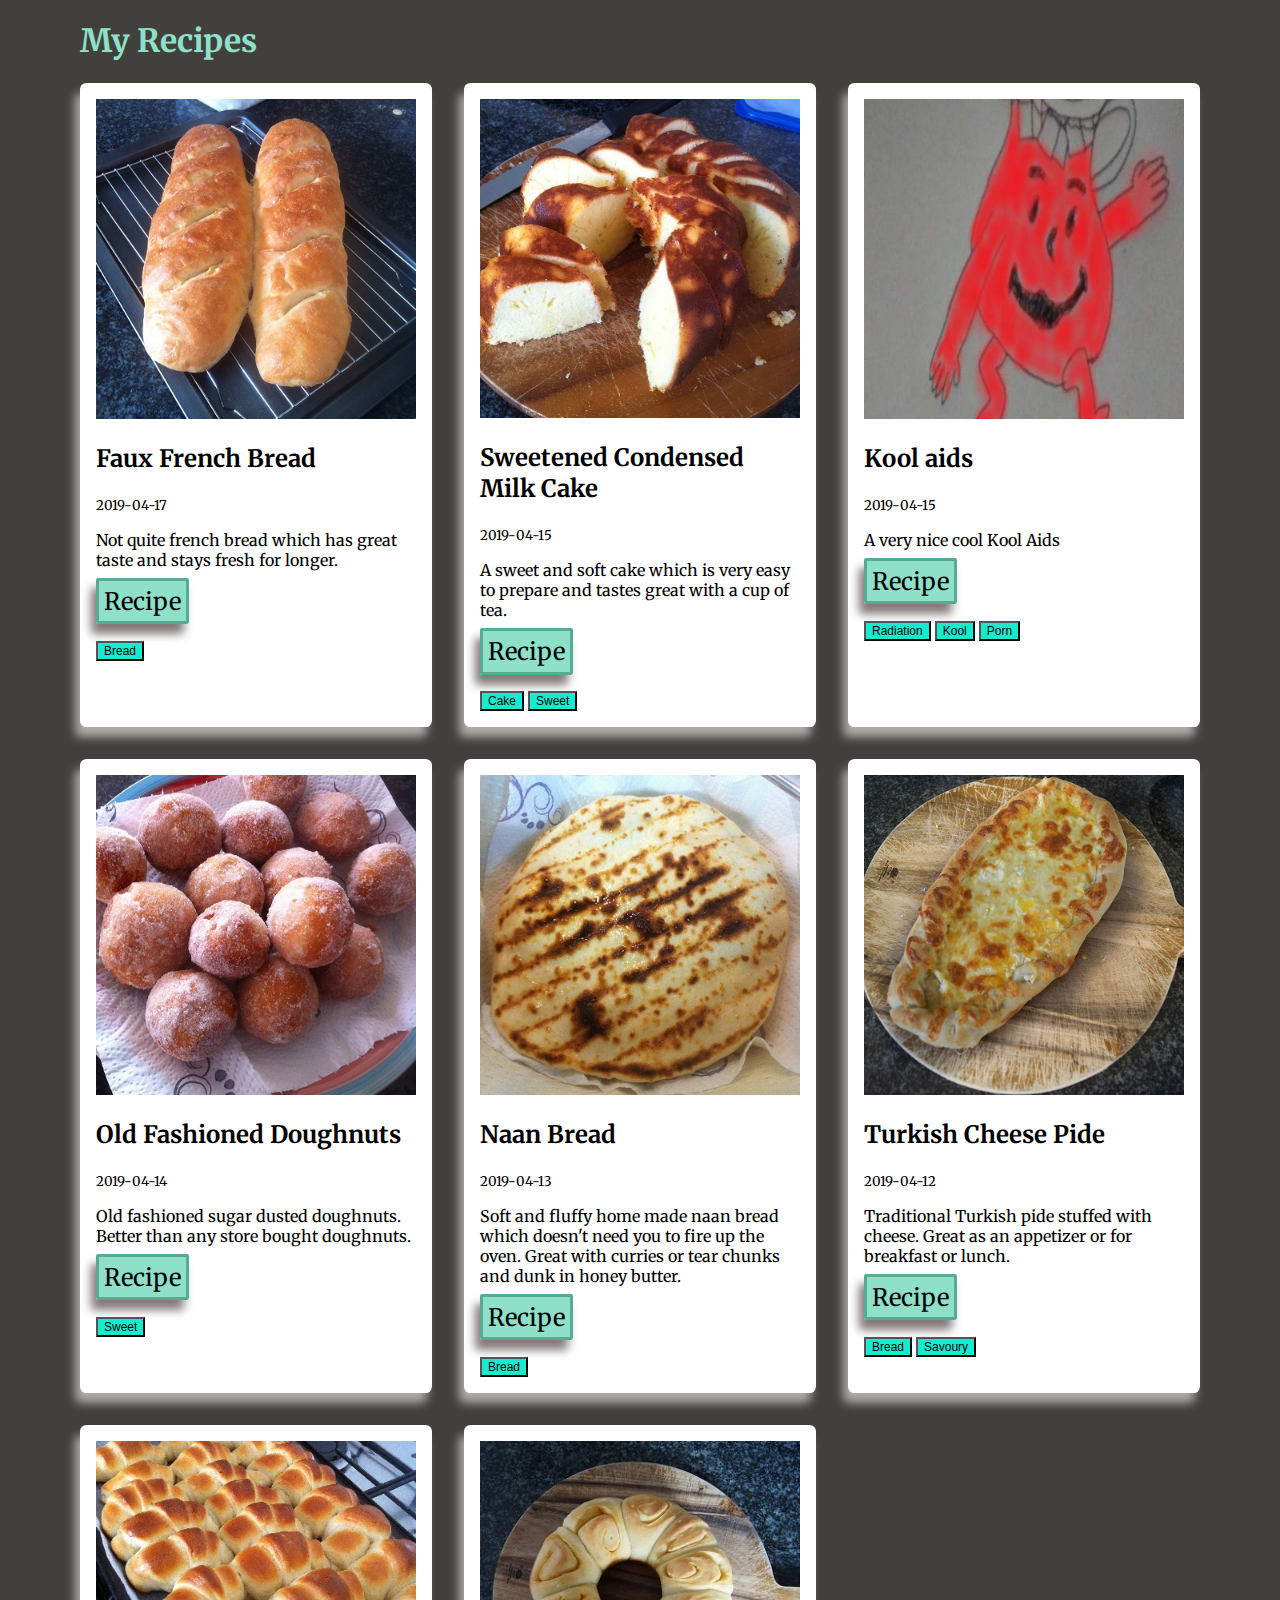
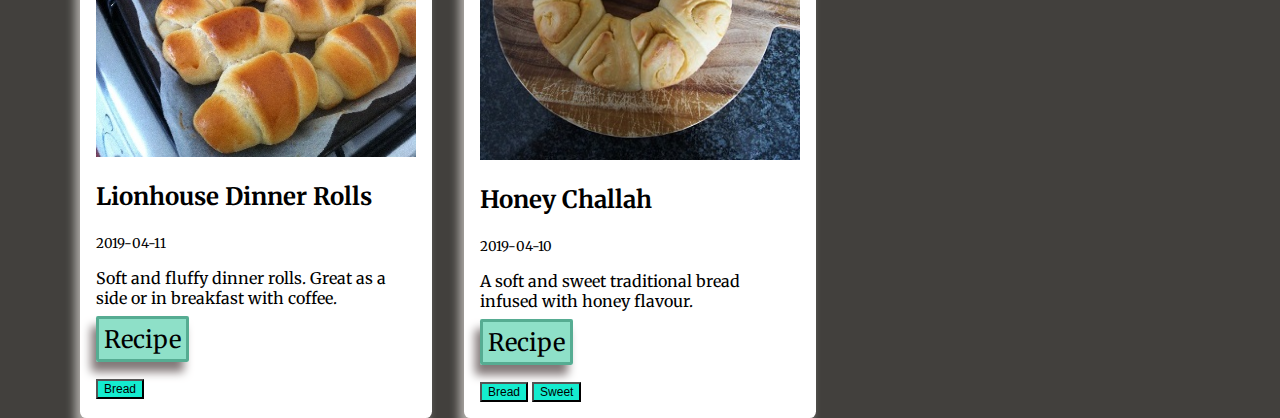
<file: my-recipes/index.html>
<!DOCTYPE html>

<html lang="en">
<head>
    <meta charset="UTF-8">
    <meta name="viewport" content="width=device-width, initial-scale=1.0">
    <meta http-equiv="X-UA-Compatible" content="ie=edge">
    <!--link rel="stylesheet" href="https://cdn.jsdelivr.net/npm/picnic@6.5.0/picnic.min.css"-->
    <link href="https://fonts.googleapis.com/css?family=Merriweather&display=swap" rel="stylesheet">
    <link rel="stylesheet" href="css/styles.min.css"> 
    <title>My Recipes</title>
</head>
<body class="container">
    <header>
        <h1 class="heading">My Recipes</h1>
    </header>
    
<div class="col-3">

    <div class="sretch">
        <article class="card">
            <header>
                <img src="img/bread.jpg">
            </header>
            <main>
                <h2>Faux French Bread</h2>
                <small>2019-04-17</small>
                <p>
                    Not quite french bread which has great taste and stays fresh for longer.
                </p>
                <a class="button" href="posts/french-bread.html">Recipe</a>
                <br>
                
                
                    <button class="shyButton mybutton">Bread</button>
                
            </main>
            
        </article>

    </div>

<!-- 
    <p>
            <h2>1: <a href="posts/french-bread.html">Faux French Bread</a> <small>2019-04-17</small></h2>
            Not quite french bread which has great taste and stays fresh for longer.
        </p> -->


    <div class="sretch">
        <article class="card">
            <header>
                <img src="img/cond-milk-cake.jpg">
            </header>
            <main>
                <h2>Sweetened Condensed Milk Cake</h2>
                <small>2019-04-15</small>
                <p>
                    A sweet and soft cake which is very easy to prepare and tastes great with a cup of tea.
                </p>
                <a class="button" href="posts/condensed-milk-cake.html">Recipe</a>
                <br>
                
                
                    <button class="shyButton mybutton">Cake</button>
                
                    <button class="shyButton mybutton"> Sweet</button>
                
            </main>
            
        </article>

    </div>

<!-- 
    <p>
            <h2>2: <a href="posts/condensed-milk-cake.html">Sweetened Condensed Milk Cake</a> <small>2019-04-15</small></h2>
            A sweet and soft cake which is very easy to prepare and tastes great with a cup of tea.
        </p> -->


    <div class="sretch">
        <article class="card">
            <header>
                <img src="img/koolaid.jpg">
            </header>
            <main>
                <h2>Kool aids</h2>
                <small>2019-04-15</small>
                <p>
                    A very nice cool Kool Aids
                </p>
                <a class="button" href="posts/kooling-cool-aids.html">Recipe</a>
                <br>
                
                
                    <button class="shyButton mybutton">Radiation</button>
                
                    <button class="shyButton mybutton"> Kool</button>
                
                    <button class="shyButton mybutton"> Porn</button>
                
            </main>
            
        </article>

    </div>

<!-- 
    <p>
            <h2>3: <a href="posts/kooling-cool-aids.html">Kool aids</a> <small>2019-04-15</small></h2>
            A very nice cool Kool Aids
        </p> -->


    <div class="sretch">
        <article class="card">
            <header>
                <img src="img/doughnuts.jpg">
            </header>
            <main>
                <h2>Old Fashioned Doughnuts</h2>
                <small>2019-04-14</small>
                <p>
                    Old fashioned sugar dusted doughnuts. Better than any store bought doughnuts.
                </p>
                <a class="button" href="posts/doughnuts.html">Recipe</a>
                <br>
                
                
                    <button class="shyButton mybutton">Sweet</button>
                
            </main>
            
        </article>

    </div>

<!-- 
    <p>
            <h2>4: <a href="posts/doughnuts.html">Old Fashioned Doughnuts</a> <small>2019-04-14</small></h2>
            Old fashioned sugar dusted doughnuts. Better than any store bought doughnuts.
        </p> -->


    <div class="sretch">
        <article class="card">
            <header>
                <img src="img/naan.jpg">
            </header>
            <main>
                <h2>Naan Bread</h2>
                <small>2019-04-13</small>
                <p>
                    Soft and fluffy home made naan bread which doesn't need you to fire up the oven. Great with curries or tear chunks and dunk in honey butter.
                </p>
                <a class="button" href="posts/naan.html">Recipe</a>
                <br>
                
                
                    <button class="shyButton mybutton">Bread</button>
                
            </main>
            
        </article>

    </div>

<!-- 
    <p>
            <h2>5: <a href="posts/naan.html">Naan Bread</a> <small>2019-04-13</small></h2>
            Soft and fluffy home made naan bread which doesn't need you to fire up the oven. Great with curries or tear chunks and dunk in honey butter.
        </p> -->


    <div class="sretch">
        <article class="card">
            <header>
                <img src="img/pide.jpg">
            </header>
            <main>
                <h2>Turkish Cheese Pide</h2>
                <small>2019-04-12</small>
                <p>
                    Traditional Turkish pide stuffed with cheese. Great as an appetizer or for breakfast or lunch.
                </p>
                <a class="button" href="posts/turkish-pide.html">Recipe</a>
                <br>
                
                
                    <button class="shyButton mybutton">Bread</button>
                
                    <button class="shyButton mybutton"> Savoury</button>
                
            </main>
            
        </article>

    </div>

<!-- 
    <p>
            <h2>6: <a href="posts/turkish-pide.html">Turkish Cheese Pide</a> <small>2019-04-12</small></h2>
            Traditional Turkish pide stuffed with cheese. Great as an appetizer or for breakfast or lunch.
        </p> -->


    <div class="sretch">
        <article class="card">
            <header>
                <img src="img/rolls.jpg">
            </header>
            <main>
                <h2>Lionhouse Dinner Rolls</h2>
                <small>2019-04-11</small>
                <p>
                    Soft and fluffy dinner rolls. Great as a side or in breakfast with coffee.
                </p>
                <a class="button" href="posts/lionhouse-rolls.html">Recipe</a>
                <br>
                
                
                    <button class="shyButton mybutton">Bread</button>
                
            </main>
            
        </article>

    </div>

<!-- 
    <p>
            <h2>7: <a href="posts/lionhouse-rolls.html">Lionhouse Dinner Rolls</a> <small>2019-04-11</small></h2>
            Soft and fluffy dinner rolls. Great as a side or in breakfast with coffee.
        </p> -->


    <div class="sretch">
        <article class="card">
            <header>
                <img src="img/challah.jpg">
            </header>
            <main>
                <h2>Honey Challah</h2>
                <small>2019-04-10</small>
                <p>
                    A soft and sweet traditional bread infused with honey flavour.
                </p>
                <a class="button" href="posts/honey-challah.html">Recipe</a>
                <br>
                
                
                    <button class="shyButton mybutton">Bread</button>
                
                    <button class="shyButton mybutton"> Sweet</button>
                
            </main>
            
        </article>

    </div>

<!-- 
    <p>
            <h2>8: <a href="posts/honey-challah.html">Honey Challah</a> <small>2019-04-10</small></h2>
            A soft and sweet traditional bread infused with honey flavour.
        </p> -->



</div>


</body>
</html>
</file>
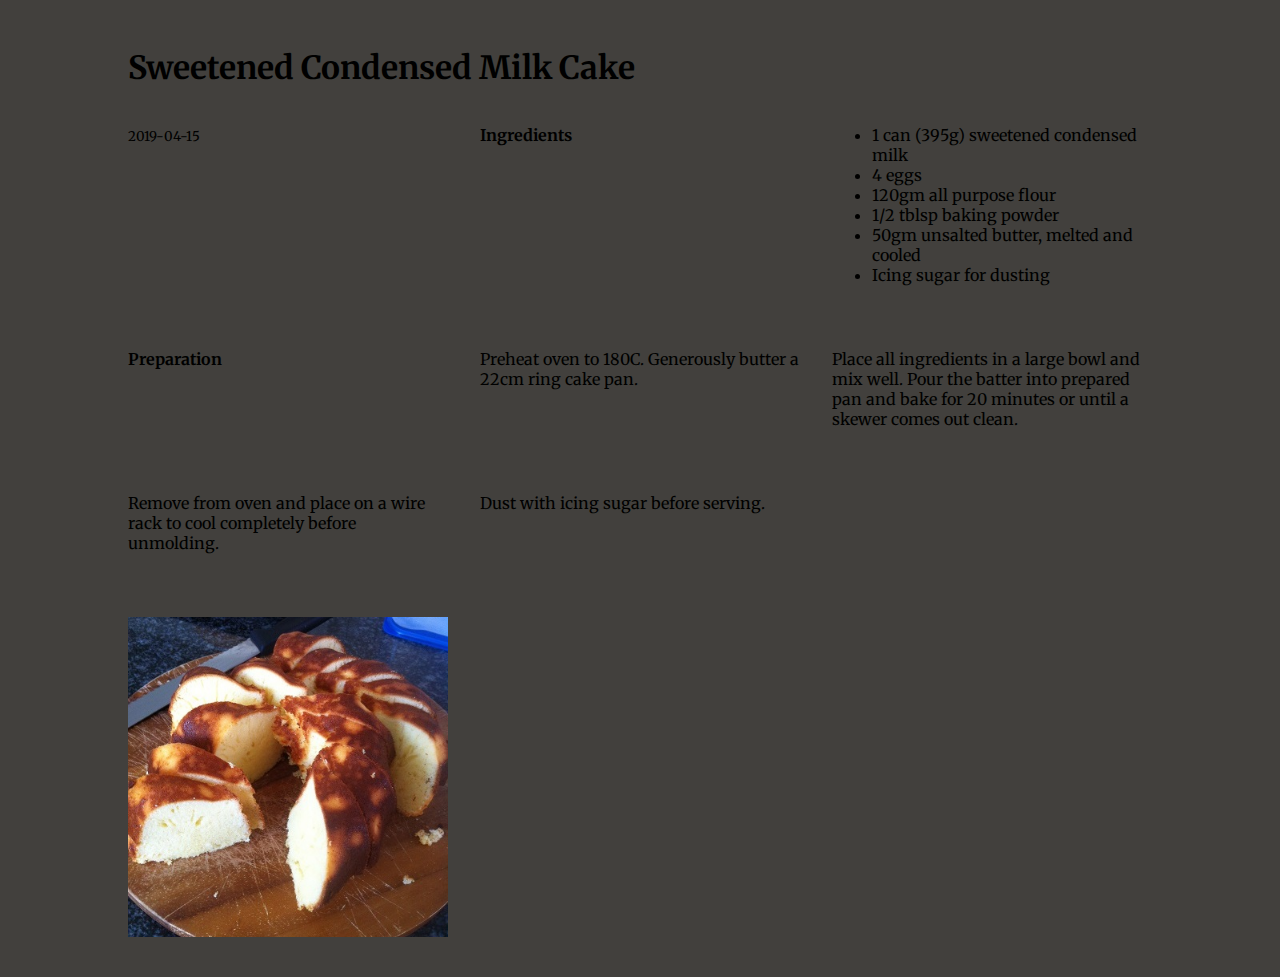
<file: my-recipes/posts/condensed-milk-cake.html>
<!DOCTYPE html>

<html lang="en">
<head>
    <meta charset="UTF-8">
    <meta name="viewport" content="width=device-width, initial-scale=1.0">
    <meta http-equiv="X-UA-Compatible" content="ie=edge">
    <!--link rel="stylesheet" href="https://cdn.jsdelivr.net/npm/picnic@6.5.0/picnic.min.css"-->
    <link href="https://fonts.googleapis.com/css?family=Merriweather&display=swap" rel="stylesheet">
    <link rel="stylesheet" href="../css/styles.min.css"> 
    <title>My Recipes</title>
    <style>
        .container {
            width: 80%;
            margin: auto;
            margin-top: 3em;
        }

        .mybutton {
            background: #f7786b;
            font-size: 0.75em;
        }
    </style>
</head>
<body class="container">
    
    

<h1>Sweetened Condensed Milk Cake</h1>
<section class="col-2">
    <p>
        <small>2019-04-15</small>
        <p><strong>Ingredients</strong></p>

<ul>
<li>1 can (395g) sweetened condensed milk</li>
<li>4 eggs</li>
<li>120gm all purpose flour</li>
<li>1/2 tblsp baking powder</li>
<li>50gm unsalted butter, melted and cooled</li>
<li>Icing sugar for dusting</li>
</ul>

<p><strong>Preparation</strong></p>

<p>Preheat oven to 180C. Generously butter a 22cm ring cake pan.</p>

<p>Place all ingredients in a large bowl and mix well. Pour the batter into prepared pan and bake for 20 minutes or until a skewer comes out clean. </p>

<p>Remove from oven and place on a wire rack to cool completely before unmolding.</p>

<p>Dust with icing sugar before serving.</p>

    </p>
    <p>
        <img src="../img/cond-milk-cake.jpg">
    </p>
</section>


    <br>

</body>
</html>
</file>
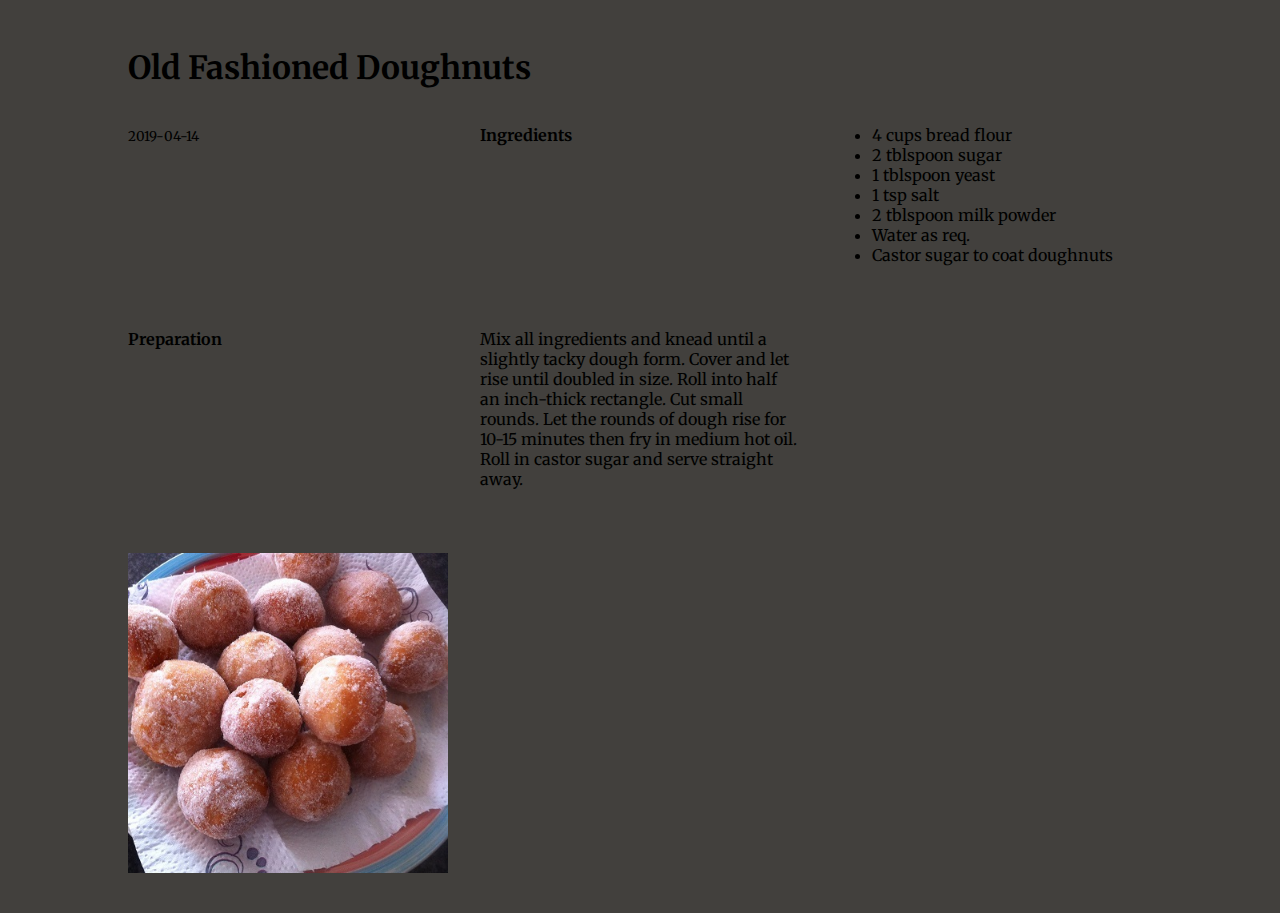
<file: my-recipes/posts/doughnuts.html>
<!DOCTYPE html>

<html lang="en">
<head>
    <meta charset="UTF-8">
    <meta name="viewport" content="width=device-width, initial-scale=1.0">
    <meta http-equiv="X-UA-Compatible" content="ie=edge">
    <!--link rel="stylesheet" href="https://cdn.jsdelivr.net/npm/picnic@6.5.0/picnic.min.css"-->
    <link href="https://fonts.googleapis.com/css?family=Merriweather&display=swap" rel="stylesheet">
    <link rel="stylesheet" href="../css/styles.min.css"> 
    <title>My Recipes</title>
    <style>
        .container {
            width: 80%;
            margin: auto;
            margin-top: 3em;
        }

        .mybutton {
            background: #f7786b;
            font-size: 0.75em;
        }
    </style>
</head>
<body class="container">
    
    

<h1>Old Fashioned Doughnuts</h1>
<section class="col-2">
    <p>
        <small>2019-04-14</small>
        <p><strong>Ingredients</strong></p>

<ul>
<li>4 cups bread flour</li>
<li>2 tblspoon sugar</li>
<li>1 tblspoon yeast</li>
<li>1 tsp salt</li>
<li>2 tblspoon milk powder</li>
<li>Water as req.</li>
<li>Castor sugar to coat doughnuts</li>
</ul>

<p><strong>Preparation</strong></p>

<p>Mix all ingredients and knead until a slightly tacky dough form. Cover and let rise until doubled in size. Roll into half an inch-thick rectangle. Cut small rounds. Let the rounds of dough rise for 10-15 minutes then fry in medium hot oil. Roll in castor sugar and serve straight away.</p>

    </p>
    <p>
        <img src="../img/doughnuts.jpg">
    </p>
</section>


    <br>

</body>
</html>
</file>
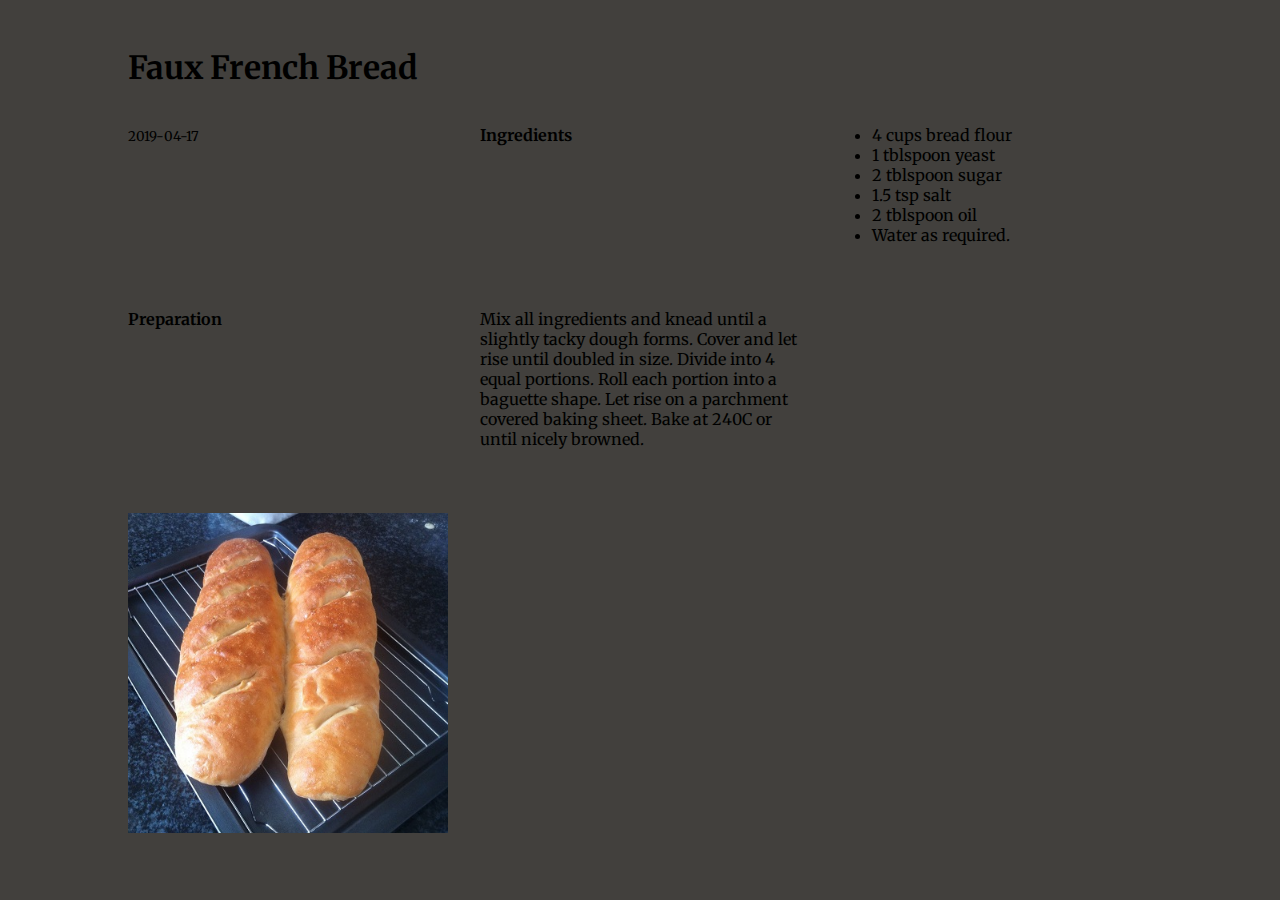
<file: my-recipes/posts/french-bread.html>
<!DOCTYPE html>

<html lang="en">
<head>
    <meta charset="UTF-8">
    <meta name="viewport" content="width=device-width, initial-scale=1.0">
    <meta http-equiv="X-UA-Compatible" content="ie=edge">
    <!--link rel="stylesheet" href="https://cdn.jsdelivr.net/npm/picnic@6.5.0/picnic.min.css"-->
    <link href="https://fonts.googleapis.com/css?family=Merriweather&display=swap" rel="stylesheet">
    <link rel="stylesheet" href="../css/styles.min.css"> 
    <title>My Recipes</title>
    <style>
        .container {
            width: 80%;
            margin: auto;
            margin-top: 3em;
        }

        .mybutton {
            background: #f7786b;
            font-size: 0.75em;
        }
    </style>
</head>
<body class="container">
    
    

<h1>Faux French Bread</h1>
<section class="col-2">
    <p>
        <small>2019-04-17</small>
        <p><strong>Ingredients</strong></p>

<ul>
<li>4 cups bread flour</li>
<li>1 tblspoon yeast</li>
<li>2 tblspoon sugar</li>
<li>1.5 tsp salt</li>
<li>2 tblspoon oil</li>
<li>Water as required.</li>
</ul>

<p><strong>Preparation</strong></p>

<p>Mix all ingredients and knead until a slightly tacky dough forms. Cover and let rise until doubled in size. Divide into 4 equal portions. Roll each portion into a baguette shape. Let rise on a parchment covered baking sheet. Bake at 240C or until nicely browned.</p>

    </p>
    <p>
        <img src="../img/bread.jpg">
    </p>
</section>


    <br>

</body>
</html>
</file>
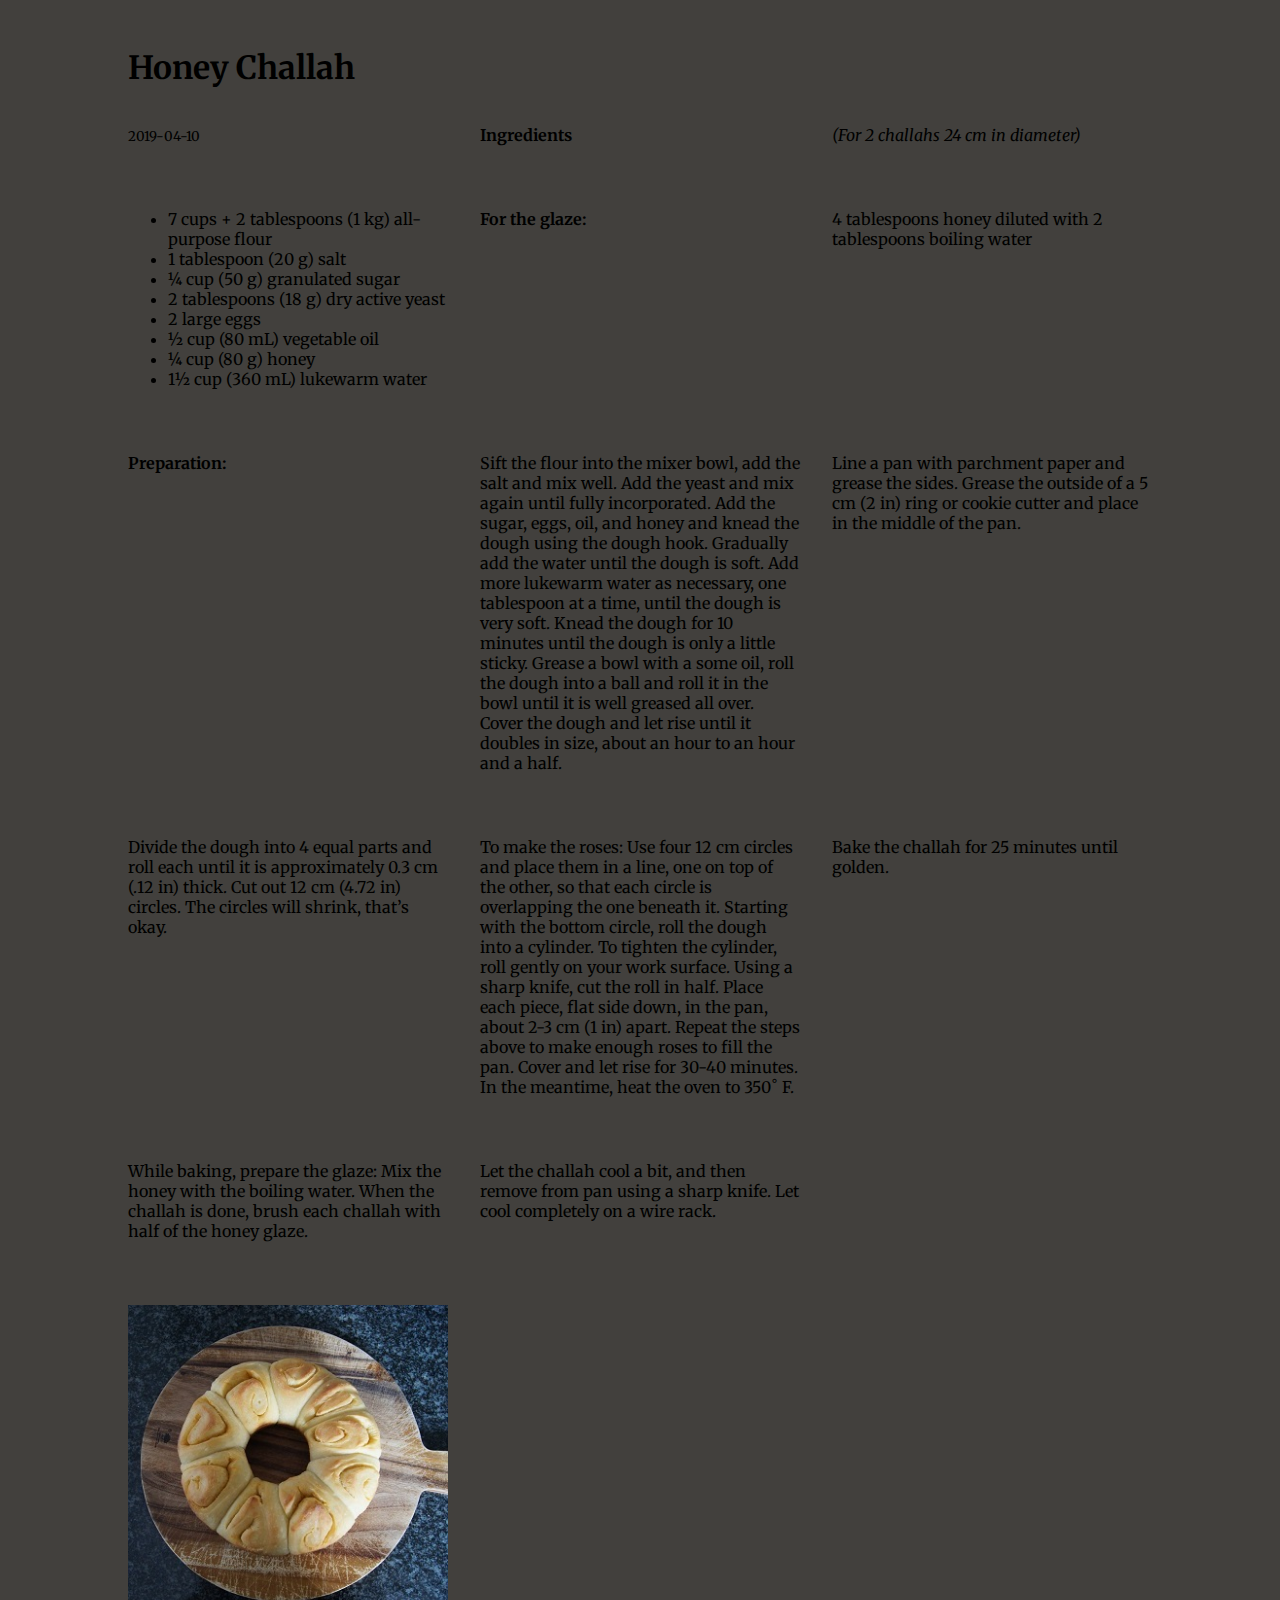
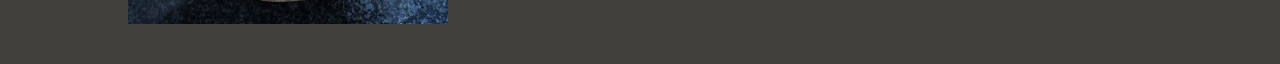
<file: my-recipes/posts/honey-challah.html>
<!DOCTYPE html>

<html lang="en">
<head>
    <meta charset="UTF-8">
    <meta name="viewport" content="width=device-width, initial-scale=1.0">
    <meta http-equiv="X-UA-Compatible" content="ie=edge">
    <!--link rel="stylesheet" href="https://cdn.jsdelivr.net/npm/picnic@6.5.0/picnic.min.css"-->
    <link href="https://fonts.googleapis.com/css?family=Merriweather&display=swap" rel="stylesheet">
    <link rel="stylesheet" href="../css/styles.min.css"> 
    <title>My Recipes</title>
    <style>
        .container {
            width: 80%;
            margin: auto;
            margin-top: 3em;
        }

        .mybutton {
            background: #f7786b;
            font-size: 0.75em;
        }
    </style>
</head>
<body class="container">
    
    

<h1>Honey Challah</h1>
<section class="col-2">
    <p>
        <small>2019-04-10</small>
        <p><strong>Ingredients</strong></p>

<p><em>(For 2 challahs 24 cm in diameter)</em></p>

<ul>
<li>7 cups + 2 tablespoons (1 kg) all-purpose flour</li>
<li>1 tablespoon (20 g) salt</li>
<li>¼ cup (50 g) granulated sugar</li>
<li>2 tablespoons (18 g) dry active yeast</li>
<li>2 large eggs</li>
<li>½ cup (80 mL) vegetable oil</li>
<li>¼ cup (80 g) honey</li>
<li>1½ cup (360 mL) lukewarm water </li>
</ul>

<p><strong>For the glaze:</strong></p>

<p>4 tablespoons honey diluted with 2 tablespoons boiling water </p>

<p><strong>Preparation:</strong></p>

<p>Sift the flour into the mixer bowl, add the salt and mix well. Add the yeast and mix again until fully incorporated. Add the sugar, eggs, oil, and honey and knead the dough using the dough hook. Gradually add the water until the dough is soft. Add more lukewarm water as necessary, one tablespoon at a time, until the dough is very soft. Knead the dough for 10 minutes until the dough is only a little sticky. Grease a bowl with a some oil, roll the dough into a ball and roll it in the bowl until it is well greased all over. Cover the dough and let rise until it doubles in size, about an hour to an hour and a half. </p>

<p>Line a pan with parchment paper and grease the sides. Grease the outside of a 5 cm (2 in) ring or cookie cutter and place in the middle of the pan.  </p>

<p>Divide the dough into 4 equal parts and roll each until it is approximately 0.3 cm (.12 in) thick. Cut out 12 cm (4.72 in) circles. The circles will shrink, that’s okay. </p>

<p>To make the roses: Use four 12 cm circles and place them in a line, one on top of the other, so that each circle is overlapping the one beneath it. Starting with the bottom circle, roll the dough into a cylinder. To tighten the cylinder, roll gently on your work surface. Using a sharp knife, cut the roll in half. Place each piece, flat side down, in the pan, about 2-3 cm (1 in) apart. Repeat the steps above to make enough roses to fill the pan. Cover and let rise for 30-40 minutes. In the meantime, heat the oven to 350˚ F. </p>

<p>Bake the challah for 25 minutes until golden. </p>

<p>While baking, prepare the glaze: Mix the honey with the boiling water. When the challah is done, brush each challah with half of the honey glaze. </p>

<p>Let the challah cool a bit, and then remove from pan using a sharp knife. Let cool completely on a wire rack.</p>

    </p>
    <p>
        <img src="../img/challah.jpg">
    </p>
</section>


    <br>

</body>
</html>
</file>
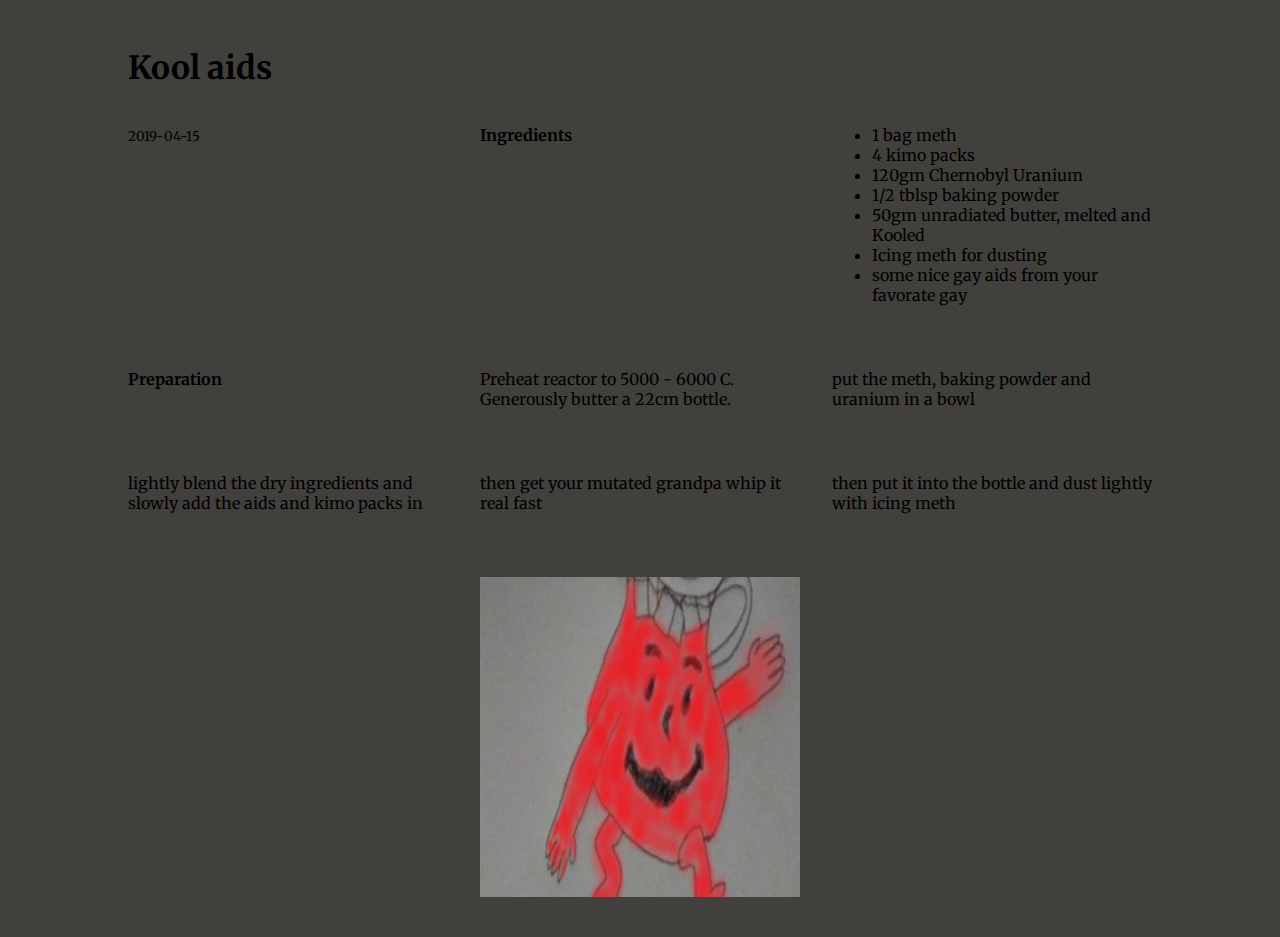
<file: my-recipes/posts/kooling-cool-aids.html>
<!DOCTYPE html>

<html lang="en">
<head>
    <meta charset="UTF-8">
    <meta name="viewport" content="width=device-width, initial-scale=1.0">
    <meta http-equiv="X-UA-Compatible" content="ie=edge">
    <!--link rel="stylesheet" href="https://cdn.jsdelivr.net/npm/picnic@6.5.0/picnic.min.css"-->
    <link href="https://fonts.googleapis.com/css?family=Merriweather&display=swap" rel="stylesheet">
    <link rel="stylesheet" href="../css/styles.min.css"> 
    <title>My Recipes</title>
    <style>
        .container {
            width: 80%;
            margin: auto;
            margin-top: 3em;
        }

        .mybutton {
            background: #f7786b;
            font-size: 0.75em;
        }
    </style>
</head>
<body class="container">
    
    

<h1>Kool aids</h1>
<section class="col-2">
    <p>
        <small>2019-04-15</small>
        <p><strong>Ingredients</strong></p>

<ul>
<li>1 bag meth</li>
<li>4 kimo packs</li>
<li>120gm Chernobyl Uranium</li>
<li>1/2 tblsp baking powder</li>
<li>50gm unradiated butter, melted and Kooled</li>
<li>Icing meth for dusting</li>
<li>some nice gay aids from your favorate gay</li>
</ul>

<p><strong>Preparation</strong></p>

<p>Preheat reactor to 5000 - 6000 C. Generously butter a 22cm bottle.</p>

<p>put the meth, baking powder and uranium in a bowl</p>

<p>lightly blend the dry ingredients and slowly add the aids and kimo packs in</p>

<p>then get your mutated grandpa whip it real fast</p>

<p>then put it into the bottle and dust lightly with icing meth</p>

    </p>
    <p>
        <img src="../img/koolaid.jpg">
    </p>
</section>


    <br>

</body>
</html>
</file>
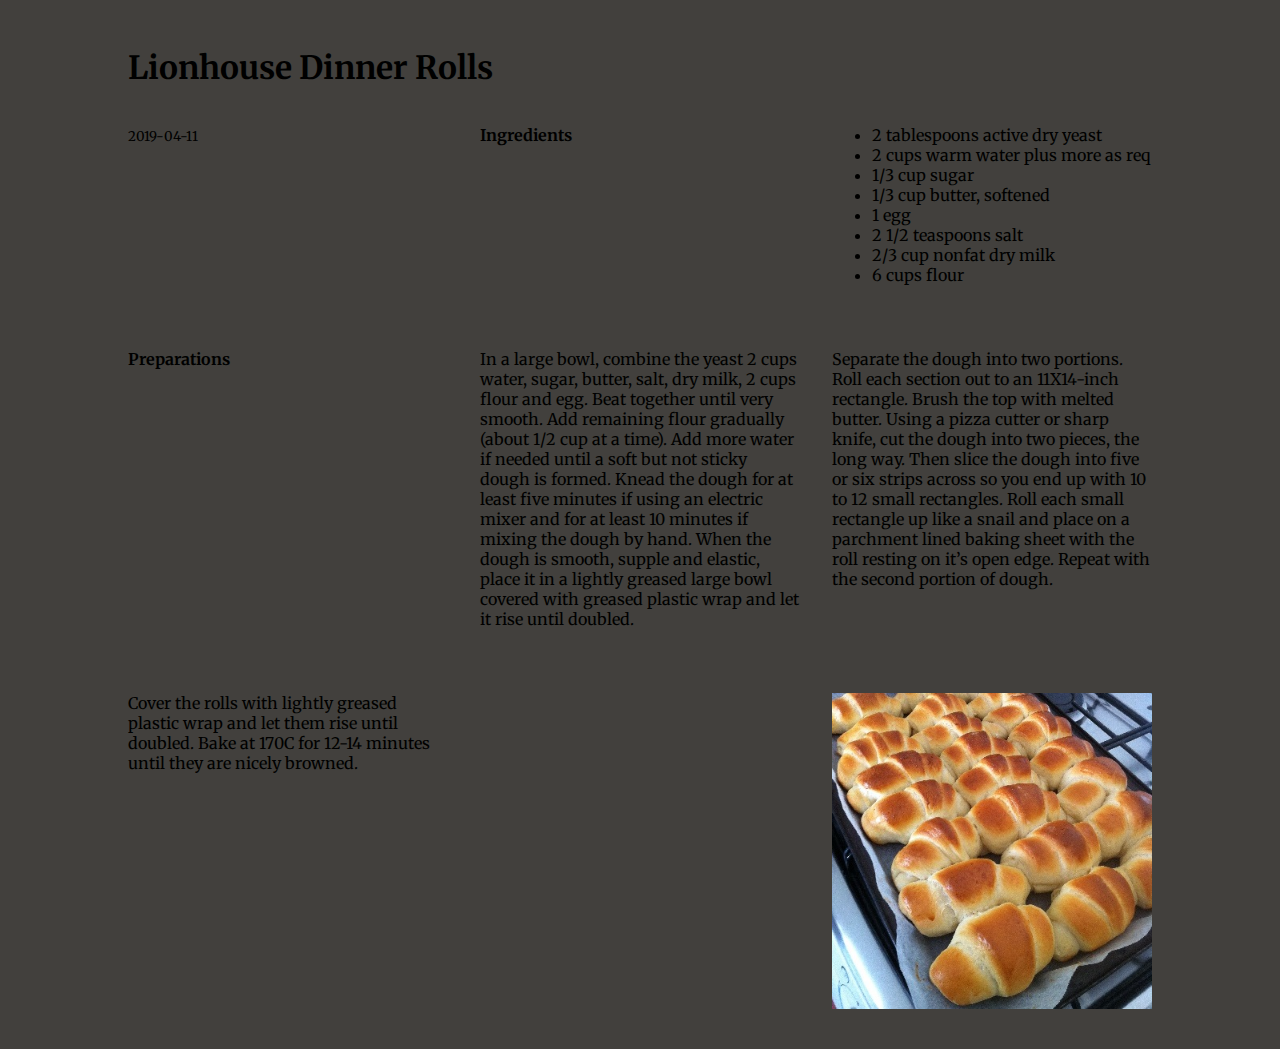
<file: my-recipes/posts/lionhouse-rolls.html>
<!DOCTYPE html>

<html lang="en">
<head>
    <meta charset="UTF-8">
    <meta name="viewport" content="width=device-width, initial-scale=1.0">
    <meta http-equiv="X-UA-Compatible" content="ie=edge">
    <!--link rel="stylesheet" href="https://cdn.jsdelivr.net/npm/picnic@6.5.0/picnic.min.css"-->
    <link href="https://fonts.googleapis.com/css?family=Merriweather&display=swap" rel="stylesheet">
    <link rel="stylesheet" href="../css/styles.min.css"> 
    <title>My Recipes</title>
    <style>
        .container {
            width: 80%;
            margin: auto;
            margin-top: 3em;
        }

        .mybutton {
            background: #f7786b;
            font-size: 0.75em;
        }
    </style>
</head>
<body class="container">
    
    

<h1>Lionhouse Dinner Rolls</h1>
<section class="col-2">
    <p>
        <small>2019-04-11</small>
        <p><strong>Ingredients</strong></p>

<ul>
<li>2 tablespoons active dry yeast</li>
<li>2 cups warm water plus more as req</li>
<li>1/3 cup sugar</li>
<li>1/3 cup butter, softened</li>
<li>1 egg</li>
<li>2 1/2 teaspoons salt</li>
<li>2/3 cup nonfat dry milk</li>
<li>6 cups flour</li>
</ul>

<p><strong>Preparations</strong></p>

<p>In a large bowl, combine the yeast 2 cups water, sugar, butter, salt, dry milk, 2 cups flour and egg. Beat together until very smooth. Add remaining flour gradually (about 1/2 cup at a time). Add more water if needed until a soft but not sticky dough is formed. Knead the dough for at least five minutes if using an electric mixer and for at least 10 minutes if mixing the dough by hand. When the dough is smooth, supple and elastic, place it in a lightly greased large bowl covered with greased plastic wrap and let it rise until doubled.</p>

<p>Separate the dough into two portions. Roll each section out to an 11X14-inch rectangle. Brush the top with melted butter. Using a pizza cutter or sharp knife, cut the dough into two pieces, the long way. Then slice the dough into five or six strips across so you end up with 10 to 12 small rectangles. Roll each small rectangle up like a snail and place on a parchment lined baking sheet with the roll resting on it’s open edge. Repeat with the second portion of dough.</p>

<p>Cover the rolls with lightly greased plastic wrap and let them rise until doubled. Bake at 170C for 12-14 minutes until they are nicely browned.</p>

    </p>
    <p>
        <img src="../img/rolls.jpg">
    </p>
</section>


    <br>

</body>
</html>
</file>
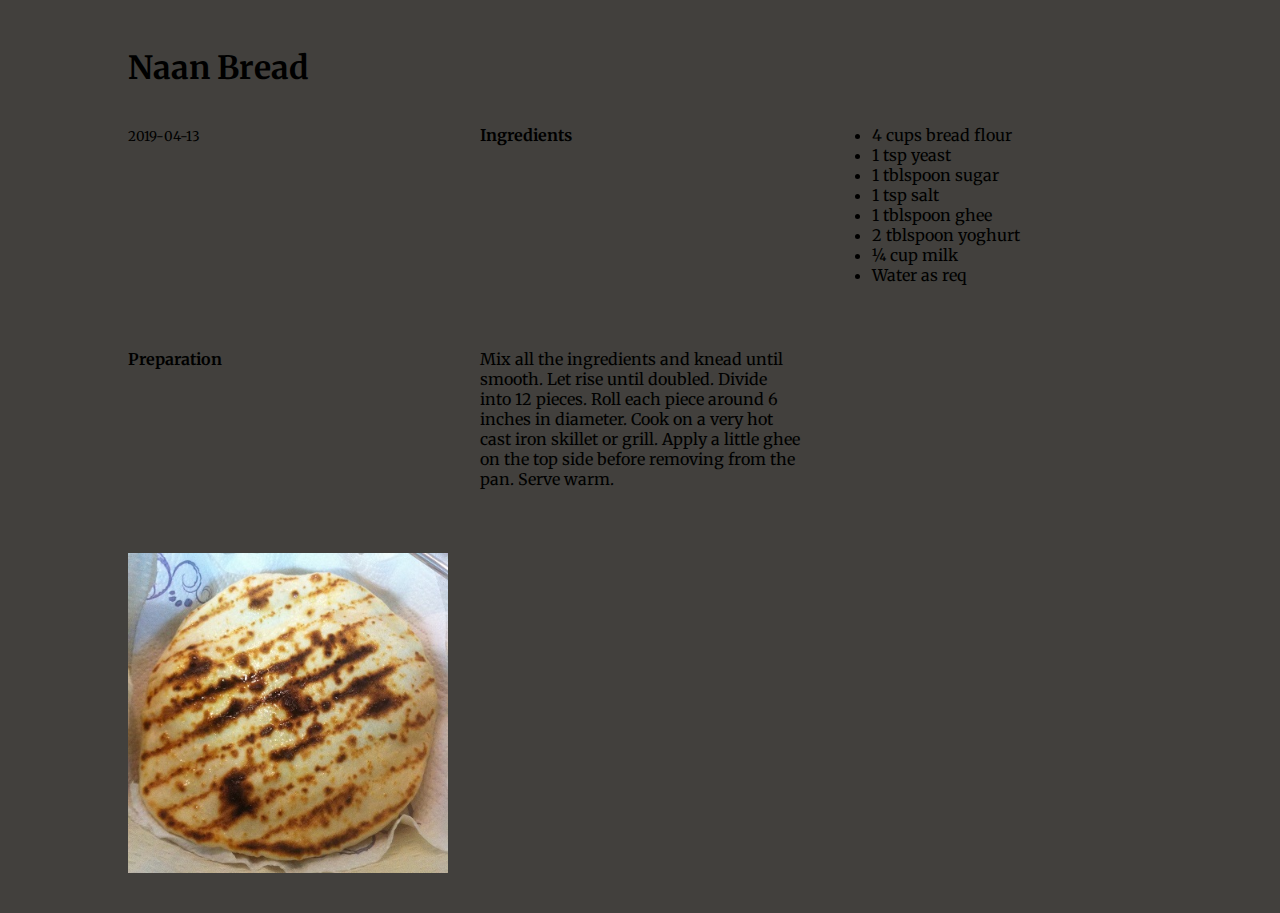
<file: my-recipes/posts/naan.html>
<!DOCTYPE html>

<html lang="en">
<head>
    <meta charset="UTF-8">
    <meta name="viewport" content="width=device-width, initial-scale=1.0">
    <meta http-equiv="X-UA-Compatible" content="ie=edge">
    <!--link rel="stylesheet" href="https://cdn.jsdelivr.net/npm/picnic@6.5.0/picnic.min.css"-->
    <link href="https://fonts.googleapis.com/css?family=Merriweather&display=swap" rel="stylesheet">
    <link rel="stylesheet" href="../css/styles.min.css"> 
    <title>My Recipes</title>
    <style>
        .container {
            width: 80%;
            margin: auto;
            margin-top: 3em;
        }

        .mybutton {
            background: #f7786b;
            font-size: 0.75em;
        }
    </style>
</head>
<body class="container">
    
    

<h1>Naan Bread</h1>
<section class="col-2">
    <p>
        <small>2019-04-13</small>
        <p><strong>Ingredients</strong></p>

<ul>
<li>4 cups bread flour</li>
<li>1 tsp yeast</li>
<li>1 tblspoon sugar</li>
<li>1 tsp salt</li>
<li>1 tblspoon ghee</li>
<li>2 tblspoon yoghurt</li>
<li>¼ cup milk</li>
<li>Water as req</li>
</ul>

<p><strong>Preparation</strong></p>

<p>Mix all the ingredients and knead until smooth. Let rise until doubled. Divide into 12 pieces. Roll each piece around 6 inches in diameter. Cook on a very hot cast iron skillet or grill. Apply a little ghee on the top side before removing from the pan. Serve warm.</p>

    </p>
    <p>
        <img src="../img/naan.jpg">
    </p>
</section>


    <br>

</body>
</html>
</file>
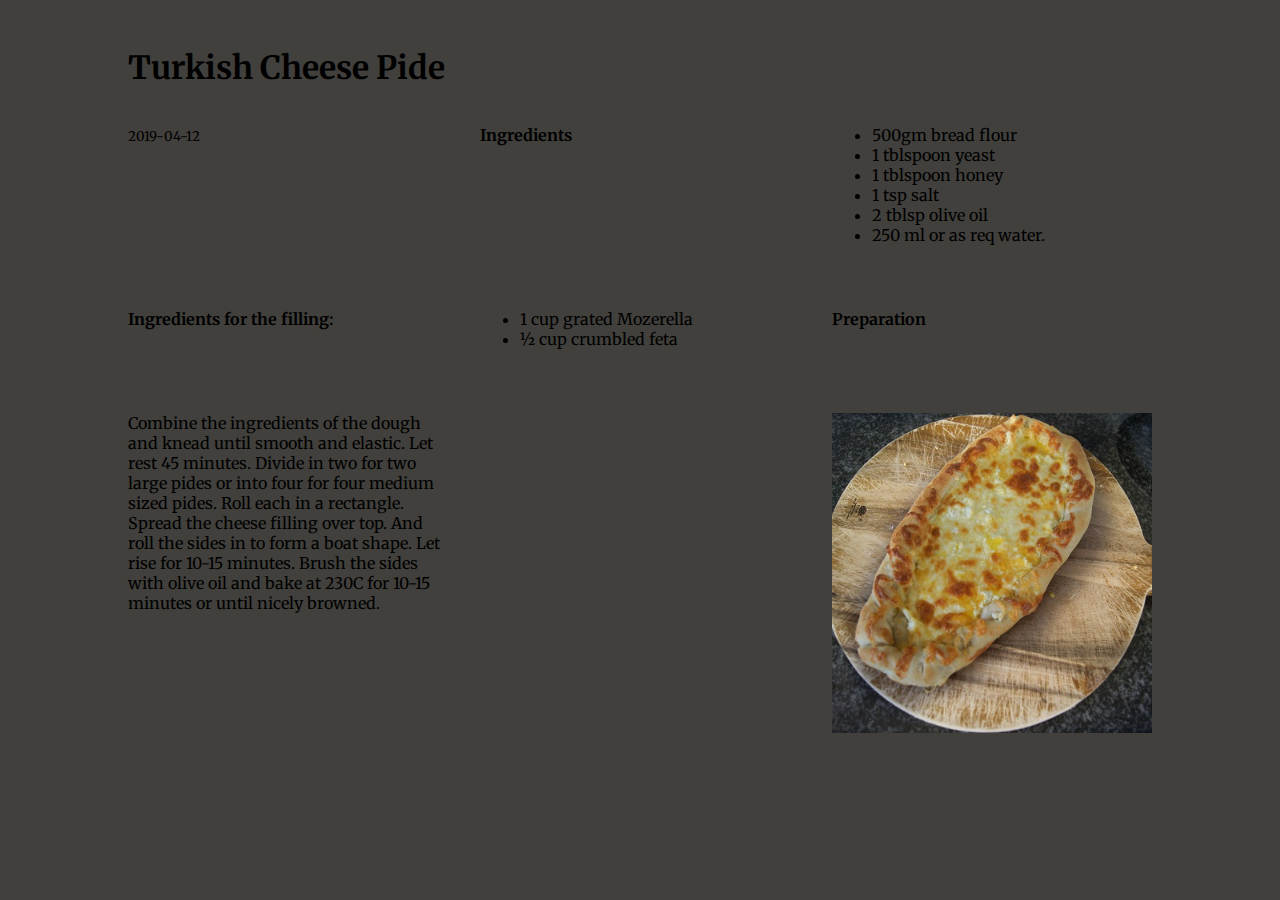
<file: my-recipes/posts/turkish-pide.html>
<!DOCTYPE html>

<html lang="en">
<head>
    <meta charset="UTF-8">
    <meta name="viewport" content="width=device-width, initial-scale=1.0">
    <meta http-equiv="X-UA-Compatible" content="ie=edge">
    <!--link rel="stylesheet" href="https://cdn.jsdelivr.net/npm/picnic@6.5.0/picnic.min.css"-->
    <link href="https://fonts.googleapis.com/css?family=Merriweather&display=swap" rel="stylesheet">
    <link rel="stylesheet" href="../css/styles.min.css"> 
    <title>My Recipes</title>
    <style>
        .container {
            width: 80%;
            margin: auto;
            margin-top: 3em;
        }

        .mybutton {
            background: #f7786b;
            font-size: 0.75em;
        }
    </style>
</head>
<body class="container">
    
    

<h1>Turkish Cheese Pide</h1>
<section class="col-2">
    <p>
        <small>2019-04-12</small>
        <p><strong>Ingredients</strong></p>

<ul>
<li>500gm bread flour</li>
<li>1 tblspoon yeast</li>
<li>1 tblspoon honey</li>
<li>1 tsp salt</li>
<li>2 tblsp olive oil</li>
<li>250 ml or as req water.</li>
</ul>

<p><strong>Ingredients for the filling:</strong></p>

<ul>
<li>1 cup grated Mozerella</li>
<li>½ cup crumbled feta </li>
</ul>

<p><strong>Preparation</strong></p>

<p>Combine the ingredients of the dough and knead until smooth and elastic. Let rest 45 minutes. Divide in two for two large pides or into four for four medium sized pides. Roll each in a rectangle. Spread the cheese filling over top. And roll the sides in to form a boat shape. Let rise for 10-15 minutes. Brush the sides with olive oil and bake at 230C for 10-15 minutes or until nicely browned.</p>

    </p>
    <p>
        <img src="../img/pide.jpg">
    </p>
</section>


    <br>

</body>
</html>
</file>
<file: my-recipes/css/styles.min.css>
.heading{color:#8ee0c8}body{background-color:#42403d;font-family:'Merriweather', serif}.container{margin:auto;margin-top:3em}.mybutton{background:#14eccf;font-size:0.75em;margin-top:2em}.card{background-color:#fff;border-radius:.4em;-webkit-box-shadow:-5px 10px 10px #afaca8;box-shadow:-5px 10px 10px #afaca8;padding:1em}img{max-width:100%}.sretch{display:-ms-grid;display:grid;-ms-grid-column-align:stretch;justify-self:stretch}.button{background-color:#8ee0c8;text-decoration:none;color:#000;margin:1em 0;border-radius:.1em;padding:.2em;font-size:1.5em;-webkit-box-shadow:-5px 10px 10px #837979;box-shadow:-5px 10px 10px #837979;border:#56ac92 solid}.col-2{display:-ms-grid;display:grid;-ms-grid-columns:1fr;grid-template-columns:1fr}.col-3{display:-ms-grid;display:grid;-ms-grid-columns:1fr;grid-template-columns:1fr}@media screen and (min-width: 37.5em){.container{max-width:70em;margin:0 auto}.col-2{display:-ms-grid;display:grid;-ms-grid-columns:1fr 1fr;grid-template-columns:1fr 1fr}.col-3{display:-ms-grid;display:grid;-ms-grid-columns:1fr 1fr;grid-template-columns:1fr 1fr;grid-gap:1em}}@media screen and (min-width: 60em){.container{max-width:70em;margin:0 auto}.col-2{display:-ms-grid;display:grid;-ms-grid-columns:1fr 1fr 1fr;grid-template-columns:1fr 1fr 1fr;grid-gap:2em}.col-3{display:-ms-grid;display:grid;-ms-grid-columns:1fr 1fr 1fr;grid-template-columns:1fr 1fr 1fr;grid-gap:2em}}
/*# sourceMappingURL=styles.min.css.map */
</file>
